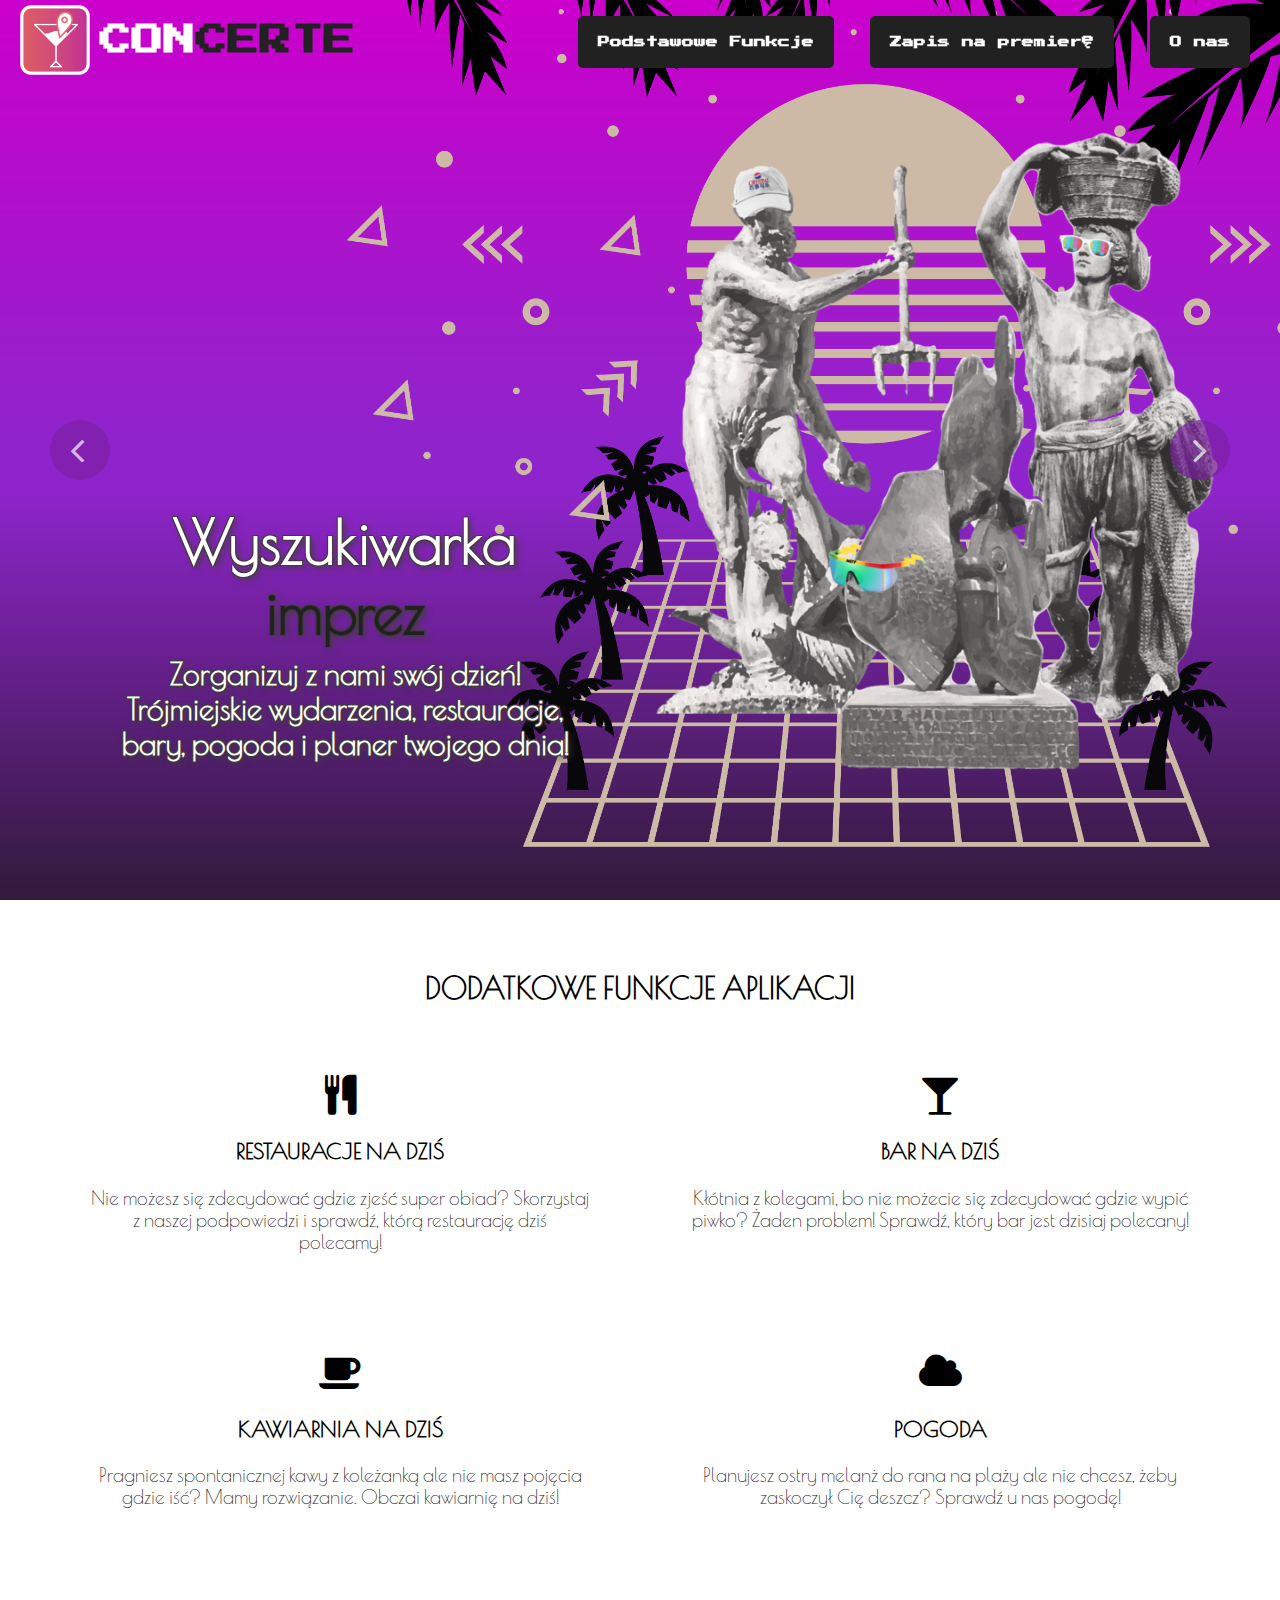
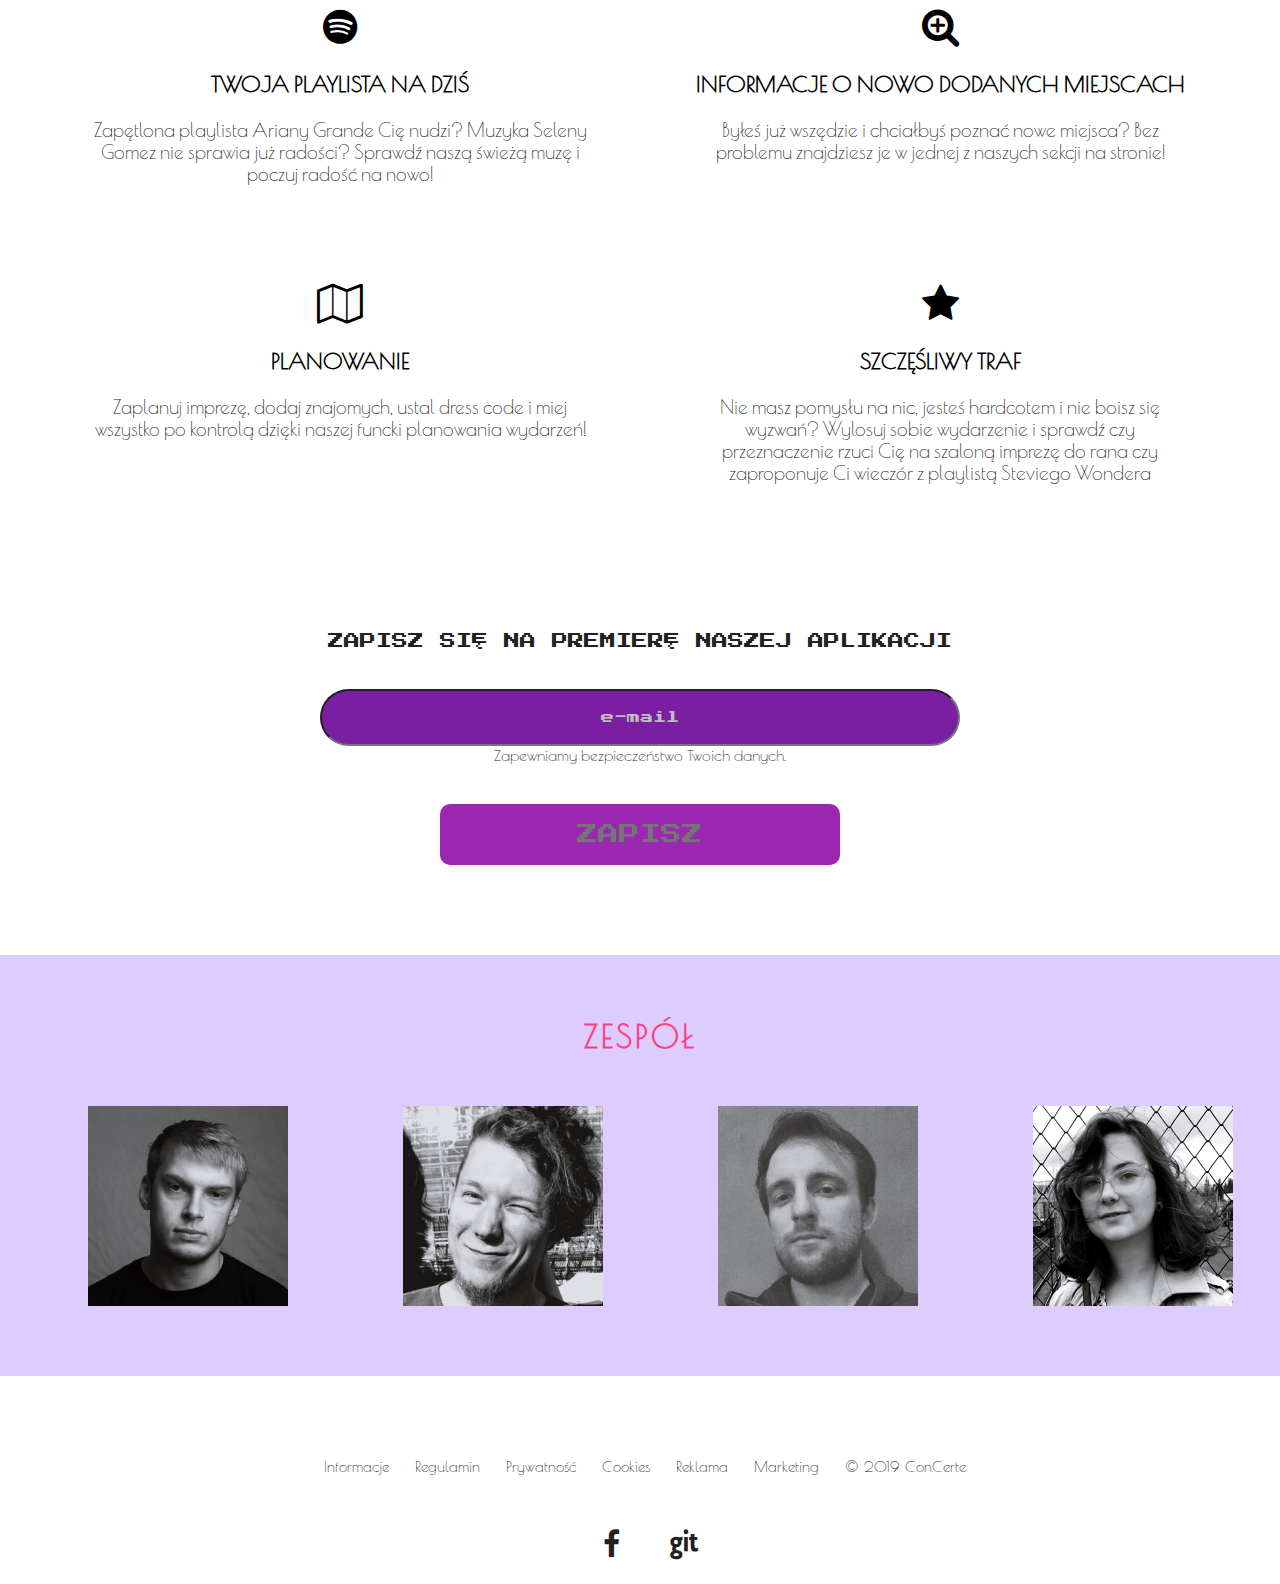
<file: index.html>
<!DOCTYPE html>

<html lang="en">
  <head>
    <meta charset="UTF-8" />
    <meta name="viewport" content="width=device-width, initial-scale=1.0" />
    <meta http-equiv="X-UA-Compatible" content="ie=edge" />
    <link rel="shortcut icon" href="img/favicon.ico" type="image/x-icon" />
    <link
      href="https://stackpath.bootstrapcdn.com/font-awesome/4.7.0/css/font-awesome.min.css"
      rel="stylesheet"
      integrity="sha384-wvfXpqpZZVQGK6TAh5PVlGOfQNHSoD2xbE+QkPxCAFlNEevoEH3Sl0sibVcOQVnN"
      crossorigin="anonymous"/>
      <link href="https://fonts.googleapis.com/css?family=Poiret+One&display=swap&subset=latin-ext" rel="stylesheet">   
      <link href="https://fonts.googleapis.com/css?family=Press+Start+2P|Share+Tech+Mono&display=swap&subset=latin-ext" rel="stylesheet"/>
    <link
      href="https://fonts.googleapis.com/css?family=Roboto&display=swap"
      rel="stylesheet"
    />
    <link rel="stylesheet" href="./css/style.css" />
    <link rel="stylesheet" href="./css/nav.css" />
    <link rel="stylesheet" href="./css/team.css " />
    <link rel="stylesheet" href="./css/footer.css" />
    <link rel="stylesheet" href="./css/details.css" />
    <link rel="stylesheet" href="./css/premiere.css" />
    <link rel="stylesheet" href="./css/scroll.css" />
    <link rel="stylesheet" href="./css/slider.css" />
    <link rel="stylesheet" href="./css/cookie.css" />
    <link rel="stylesheet" href="./css/animated.css" />
    <link rel="stylesheet" href="./css/calculator.css" />
    <title>CONCERTE</title>
  </head>

  <body>
    <header class="navigation">
      <div class="navigation__item">
        <img
          class="navigation__logo"
          src="./img/logoconcerte2.png"
          alt="logoconcerte"
        />
        <h1 class="navigation__text">CON<span class="hero__certe">CERTE</span></h1>
      </div>
      <div class="navigation__links">
        <a id="link1" class="navigation__link" href="#functions">Podstawowe Funkcje</a>
        <a id="link2" class="navigation__link" href="#premier">Zapis na premierę</a>
        <a id="link3" class="navigation__link" href="#about">O nas</a>
      </div>
      <div id="navigation__button">
        <div class="navigation__bar bar1"></div>
        <div class="navigation__bar bar2"></div>
        <div class="navigation__bar bar3"></div>
      </div>
    </header>

    <main class="container">
      
      <section class="hero" id="hero-section">
        <div class="hero__holder">
          <div class="hero__slider" style="transform: translateX(0%);">
            <div class="hero__item" style="transform: translateX(0%);">
              <div class="hero__text">
                <h1>Wyszukiwarka <span class="hero__certe">imprez</span></h1>
                <p>
                  Zorganizuj z nami swój dzień! Trójmiejskie wydarzenia,
                  restauracje, bary, pogoda i planer twojego dnia!
                </p>
              </div>
              <div class="hero__image">
                <img src="./img/greece3_720.png" alt="" />
              </div>
            </div>
            <div class="hero__item" style="transform: translateX(100%);">
              <div class="hero__text">
                <h1>Wylicz<span class="hero__certe"> koszt imprezy</span></h1>
                <p>
                  Podaj liczbę osób, zaznacz czy jesteś studentem a nasz 
                  kalkulator wyliczy Ci przysługującą zniżkę oraz poda kwotę imprezy.                    
                </p>
              </div>
              <div class="hero__image">
                <div class = "calculator__button">
                    <img class="ryby" src="./img/ryby.png" alt="" />
                  <button id="calcButton">KALKULATOR</button>
                  <img class="ryby" src="./img/ryby-rev.png" alt="" />
                  </div>
              </div>
            </div>
            <div class="hero__item" style="transform: translateX(200%);">
              <div class="hero__text">
                <h1>Dodawanie <span class="hero__certe">komentarzy</span></h1>
                <p>
                  Dodaj opinię jeśli lubisz wyrażać opinię. Jeśli nie to nie.
                </p>
              </div>
              <div class="hero__image">
                <img src="./img/rybak.png" alt="" />
              </div>
            </div>
            <div class="hero__item" style="transform: translateX(300%);">
              <div class="hero__text">
                <h1>Dodawanie <span class="hero__certe">ocen</span></h1>
                <p>
                 A tu oto można sobie pooceniać wszystko, jakby nasza opinia miała znaczenie dla wszechświata.
                </p>
              </div>
              <div class="hero__image">
                <img src="./img/slideNeptun.png" alt="" />
              </div>
            </div>
          </div>
        </div>
        <div class="left__button">
            <i class="fa fa-angle-left"></i>
        </div>
        <div class="right__button">
          <i class="fa fa-angle-right"></i>
        </div>
      </section>

      <section id="functions" class="details section--full">
        <h2 class="details__title">DODATKOWE FUNKCJE APLIKACJI</h2>
        <div class="details__all">
          <div class="details__box">
            <i class="fa fa-cutlery"></i>
            <h3>RESTAURACJE NA DZIŚ</h3>
            <p>
              Nie możesz się zdecydować gdzie zjeść super obiad? Skorzystaj z
              naszej podpowiedzi i sprawdź, którą restaurację dziś polecamy!
            </p>
          </div>
          <div class="details__box">
            <i class="fa fa-glass"></i>
            <h3>BAR NA DZIŚ</h3>
            <p>
              Kłótnia z kolegami, bo nie możecie się zdecydować gdzie wypić
              piwko? Żaden problem! Sprawdź, który bar jest dzisiaj polecany!
            </p>
          </div>
          <div class="details__box">
            <i class="fa fa-coffee"></i>
            <h3>KAWIARNIA NA DZIŚ</h3>
            <p>
              Pragniesz spontanicznej kawy z koleżanką ale nie masz pojęcia
              gdzie iść? Mamy rozwiązanie. Obczai kawiarnię na dziś!
            </p>
          </div>
          <div class="details__box">
            <i class="fa fa-cloud"></i>
            <h3>POGODA</h3>
            <p>
              Planujesz ostry melanż do rana na plaży ale nie chcesz, żeby
              zaskoczył Cię deszcz? Sprawdź u nas pogodę!
            </p>
          </div>
          <div class="details__box">
            <i class="fa fa-spotify"></i>
            <h3>TWOJA PLAYLISTA NA DZIŚ</h3>
            <p>
              Zapętlona playlista Ariany Grande Cię nudzi? Muzyka Seleny Gomez
              nie sprawia już radości? Sprawdź naszą świeżą muzę i poczuj radość
              na nowo!
            </p>
          </div>
          <div class="details__box">
            <i class="fa fa-search-plus"></i>
            <h3>INFORMACJE O NOWO DODANYCH MIEJSCACH</h3>
            <p>
              Byłeś już wszędzie i chciałbyś poznać nowe miejsca? Bez problemu
              znajdziesz je w jednej z naszych sekcji na stronie!
            </p>
          </div>
          <div class="details__box">
            <i class="fa fa-map-o"></i>
            <h3>PLANOWANIE</h3>
            <p>
              Zaplanuj imprezę, dodaj znajomych, ustal dress code i miej wszystko
              po kontrolą dzięki naszej funcki planowania wydarzeń!
            </p>
          </div>
          <div class="details__box">
            <i class="fa fa-star"></i>
            <h3>SZCZĘŚLIWY TRAF</h3>
            <p>
              Nie masz pomysłu na nic, jesteś hardcotem i nie boisz się wyzwań?
              Wylosuj sobie wydarzenie i sprawdź czy przeznaczenie rzuci Cię na
              szaloną imprezę do rana czy zaproponuje Ci wieczór z playlistą
              Steviego Wondera
            </p>
          </div>
        </div>
      </section>

      <section class="premiere section--full" id="premier">
        <form class="premiere__form">
          <label for="email">ZAPISZ SIĘ NA PREMIERĘ NASZEJ APLIKACJI</label>
          <input
            class="premiere__inputbox"
            type="email"
            name="email"
            id="email"
            placeholder="e-mail"
            required
          />
          <div class="premiere__info">
            <p>Zapewniamy bezpieczeństwo Twoich danych.</p>
          </div>
          <button id="submit" class="button"><span>ZAPISZ</span></button>
        </form>
      </section>

    </section>

    <section class="m-wrapper" id="about">
      <div class="m-header">
        <h1>ZESPÓŁ</h1>
      </div>
      <div class="cards">
        <div class="card__holder">
          <div class="card middle">
            <div class="front">
              <img src="./img/Mateusz.jpg" alt="Mateusz">
            </div>
            <div class="back hidden">
              <div class="back-content middle">
                <h3>Mateusz Rostkowski</h3>
                <div class="sm">
                  <a href="https://github.com/MateuszRostkowski" target="_blank"><i class="fa fa-github"></i></a>
                  <a href="https://www.linkedin.com/in/mateusz-rostkowski/" target="_blank"><i class="fa fa-linkedin"></i></a>
                </div>
              </div>
            </div>
          </div>
        </div>
        <div class="card__holder">
          <div class="card middle">
            <div class="front">
              <img src="./img/Robert .jpg" alt="Robert">
            </div>
            <div class="back hidden">
              <div class="back-content middle">
                <h3>Robert Gancarczyk</h3>
                <div class="sm">
                  <a href="https://github.com/55rho" target="_blank"><i class="fa fa-github"></i></a>
                  <a href="https://www.linkedin.com/in/robert-gancarczyk/" target="_blank"><i class="fa fa-linkedin"></i></a>
                </div>
              </div>
            </div>
          </div>
        </div>
        <div class="card__holder">
          <div class="card middle">
            <div class="front">
              <img src="./img/Michal.jpg" alt="Michał">
            </div>
            <div class="back hidden">
              <div class="back-content middle">
                <h3>Michał Zarzycki</h3>
                <div class="sm">
                  <a href="https://github.com/michalpzarzycki" target="_blank"><i class="fa fa-github"></i></a>
                  <a href="https://www.linkedin.com/in/michal-piotr-zarzycki/" target="_blank"><i class="fa fa-linkedin"></i></a>
                </div>
              </div>
            </div>
          </div>
        </div>
        <div class="card__holder">
          <div class="card middle">
            <div class="front">
              <img src="./img/Maria.png" alt="Maria">
            </div>
            <div class="back hidden">
              <div class="back-content middle">
                <h3>Maria Romańczyk</h3>
                <div class="sm">
                  <a href="https://github.com/maria-roma" target="_blank"><i class="fa fa-github"></i></a>
                  <a href="https://www.linkedin.com/in/maria-romanczyk/" target="_blank"><i class="fa fa-linkedin"></i></a>
                </div>
              </div>
            </div>
          </div>
        </div>
      </section>

      <button id="scrollToTop" class="scrollButton" title="Przewiń na górę">
        <a>
          <i class="fa fa-angle-up icon"></i>
        </a>
      </button>
   
      <div id="calculator" class="popup" style="display: none;">
          <span class="exitButtonSpan"><button id="exitButton">X</button></span>
        <h1>KALKULATOR CEN IMPREZ</h1>
        <div class="container">
            <p>Liczba osób: <span id="demo">1</span></p>  
            <div class="rangeDiv">
              <input type="range" min="1" max="20" class="slider" value="1" class="slider" id="myRange" oninput="sliderChange()" >
              <label for="range"></label>
            </div>
              <div class="checkboxDiv">
                <input type="checkbox" name="checkbox" id="checkbox" onclick="sliderChange()">
                <label for="checkbox" >JESTEM STUDENTEM</label>
              </div>  
               
               <p>CENA PODSTAWOWA : 200zł</p>
               <p>Zniżka: <span id="discount"></span></p>
               <p>Cena po zniżce: <span id="cena"></span></p>  
        </div>
      </div>

      <div class="emailInfo"></div>

      <footer class="footer">
        <ul>
          <li><a href="url">Informacje</a></li>
          <li><a href="url">Regulamin</a></li>
          <li><a href="url">Prywatność</a></li>
          <li><a href="url">Cookies</a></li>
          <li><a href="url">Reklama</a></li>
          <li><a href="url">Marketing</a></li>
          <li>© 2019 ConCerte</li>
        </ul>

        <a href="#facebook"><i class="fa fa-facebook footer__icon"></i></a>
        <a href="https://github.com/infoshareacademy/jfdd13-frontczewscy"
          ><i class="fa fa-git footer__icon"></i
        ></a>
      </footer>
    </main>
 
    <div id="cookie">
        <h6>Ta strona wykorzystuje pliki cookie</h6>
        <p>Używamy informacji zapisanych za pomocą plików cookies w celu zapewnienia 
            maksymalnej wygody w korzystaniu z naszego serwisu. Mogą też korzystać z 
            nich współpracujące z nami firmy badawcze oraz reklamowe. Jeżeli wyrażasz 
            zgodę na zapisywanie informacji zawartej w cookies kliknij na &bdquo;x&rdquo; 
            w prawym górnym rogu tej informacji. Jeśli nie wyrażasz zgody, ustawienia 
            dotyczące plików cookies możesz zmienić w swojej przeglądarce. <a target="_blank" href="./polityka.html"> Czytaj więcej...</a></p>
        <button id="but">X</button>
      </div>
      <script src="./js/calculator.js"></script>
    <script src="./js/nav.js"></script>
    <script src="./js/slider.js"></script>
    <script src="./js/cookie.js"></script>
    <script src="./js/teamCards.js"></script>
    <script src="./js/email.js"></script>
  </body>
</html>
</file>
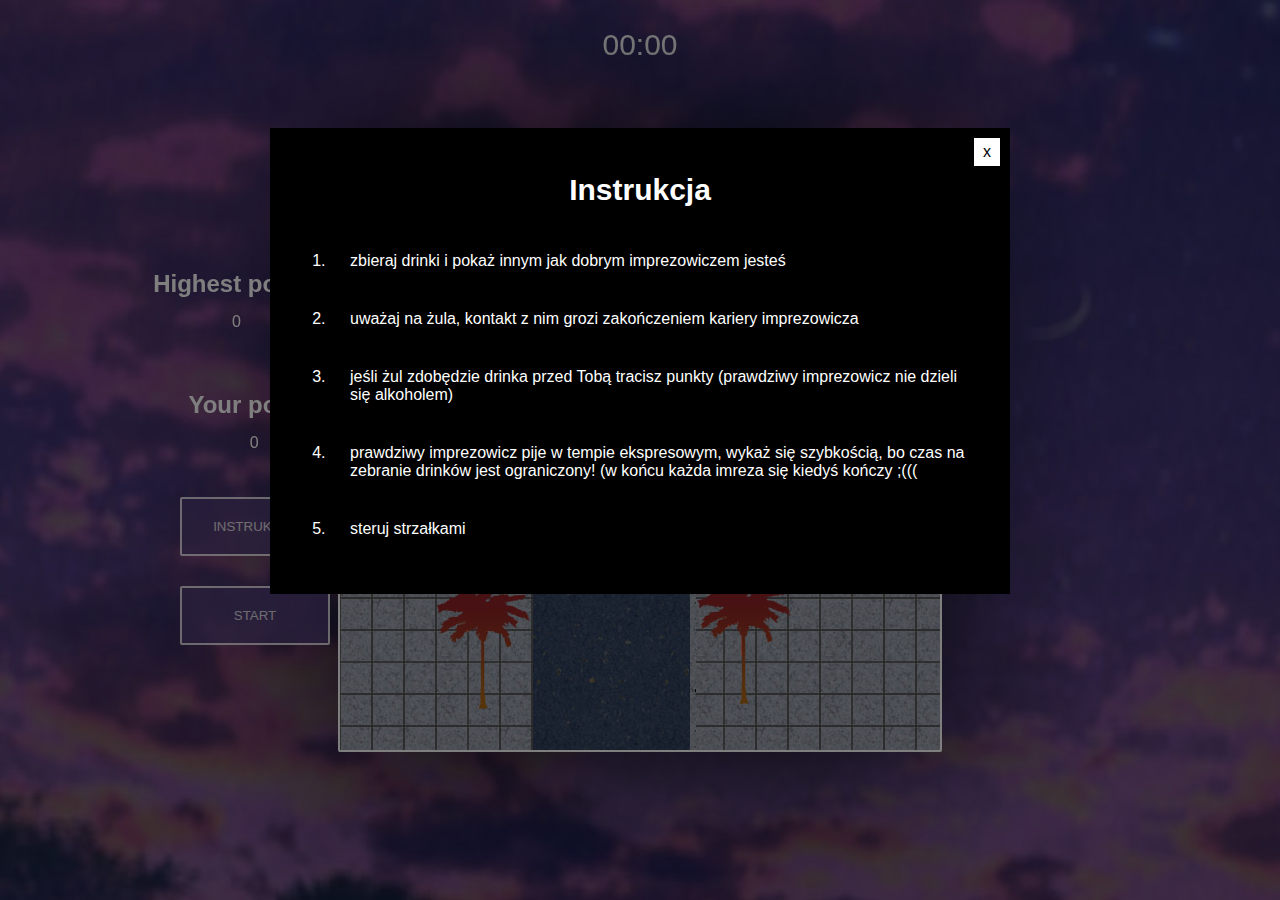
<file: game.html>
<!DOCTYPE html>
<html lang="en">

<head>
  <meta charset="UTF-8" />
  <meta name="viewport" content="width=device-width, initial-scale=1.0" />
  <meta http-equiv="X-UA-Compatible" content="ie=edge" />
  <title>DRINKING GAME</title>
  <link rel="shortcut icon" href="img/favicon.ico" type="image/x-icon" />
  <link rel="stylesheet" href="./gameFiles/css/game.css" />
</head>

<body>

  <div id="end-game" class="hidden">
  </div>

  <div class="popup-wrapper">
    <div class="popup">
      <div class="popup-close">x</div>
      <div class="popup-content">
        <h2>instrukcja</h2>

        <ol class="instList">
          <li>zbieraj drinki i pokaż innym jak dobrym imprezowiczem jesteś</li>
          <li>uważaj na żula, kontakt z nim grozi zakończeniem kariery imprezowicza</li>
          <li>jeśli żul zdobędzie drinka przed Tobą tracisz punkty (prawdziwy imprezowicz nie dzieli się alkoholem)</li>
          <li>prawdziwy imprezowicz pije w tempie ekspresowym, wykaż się szybkością, bo czas na zebranie drinków jest
            ograniczony! (w końcu każda imreza się kiedyś kończy ;(((</li>
          <li>steruj strzałkami</li>
        </ol>

      </div>
    </div>
  </div>

  <div id="message-box"></div>
  <div class="timer">00:00</div>

  <div class="board">
    <div id="player" style="top: 300px; left: 300px"></div>
    <div id="enemy1" style="top: 300px; left: 500px"></div>
    <div id="enemy2" style="top: 0px; left: -40px; pointer-events: none; transform: scale(0);"></div>
    <div id="support-board"></div>
    <div class="side-bar">
      <div id="highest-point"></div>
      <div id="points"></div>
      <button class="btnInstr game-button">INSTRUKCJA</button>
      <button class="startButton game-button">START</button>
    </div>
  </div>

  <script src="./gameFiles/js/game.js"></script>
</body>

</html>
</file>
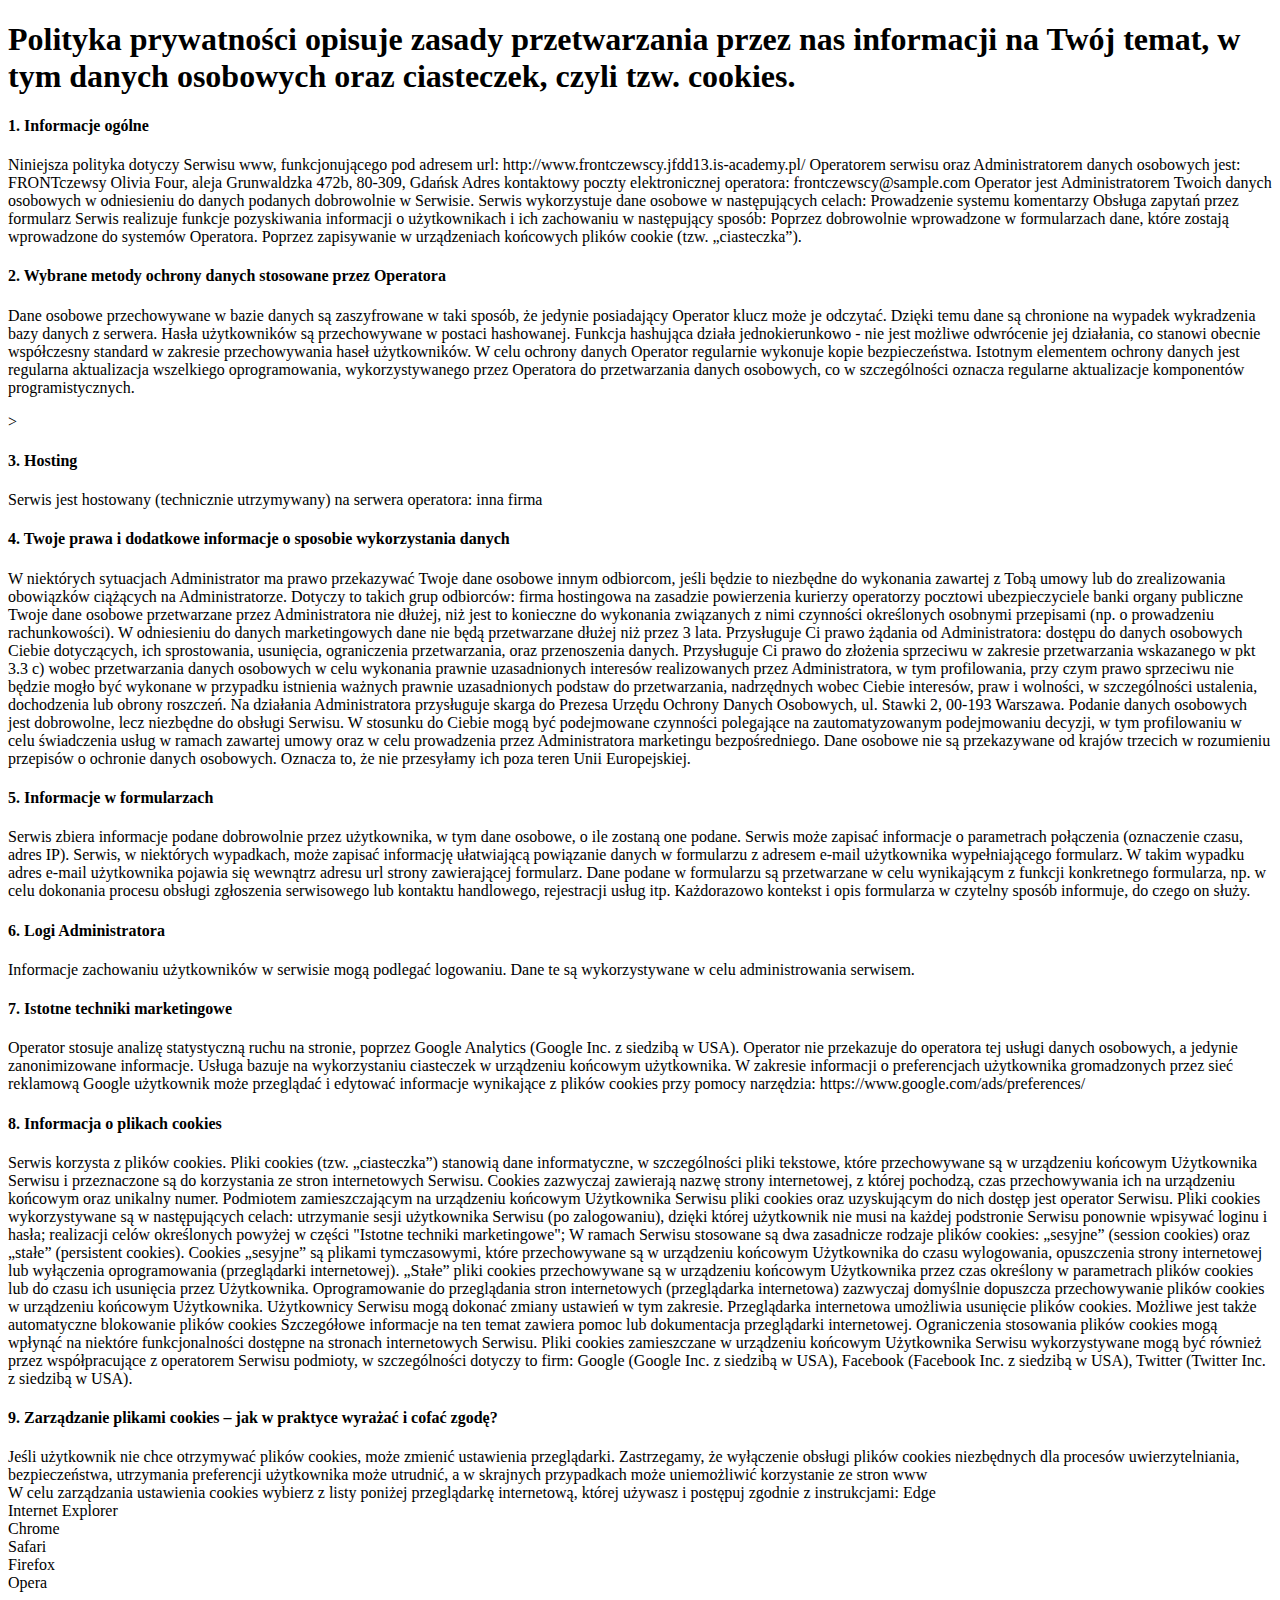
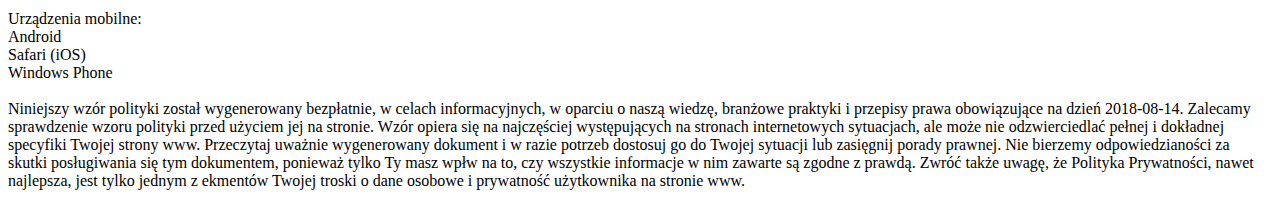
<file: polityka.html>
<!DOCTYPE html>
<html lang="en">
<head>
    <meta charset="UTF-8">
    <meta name="viewport" content="width=device-width, initial-scale=1.0">
    <meta http-equiv="X-UA-Compatible" content="ie=edge">
    <title>CONCERTE | Polityka prywatności</title>
</head>
<body>
    <h1>Polityka prywatności opisuje zasady przetwarzania przez nas informacji na Twój temat, w tym danych osobowych oraz ciasteczek, czyli tzw. cookies.</h1>
    <p><h4>1. Informacje ogólne</h4>
    Niniejsza polityka dotyczy Serwisu www, funkcjonującego pod adresem url: http://www.frontczewscy.jfdd13.is-academy.pl/
    Operatorem serwisu oraz Administratorem danych osobowych jest: FRONTczewsy Olivia Four, aleja Grunwaldzka 472b, 80-309, Gdańsk
    Adres kontaktowy poczty elektronicznej operatora: frontczewscy@sample.com
    Operator jest Administratorem Twoich danych osobowych w odniesieniu do danych podanych dobrowolnie w Serwisie.
    Serwis wykorzystuje dane osobowe w następujących celach:
    Prowadzenie systemu komentarzy
    Obsługa zapytań przez formularz
    Serwis realizuje funkcje pozyskiwania informacji o użytkownikach i ich zachowaniu w następujący sposób:
    Poprzez dobrowolnie wprowadzone w formularzach dane, które zostają wprowadzone do systemów Operatora.
    Poprzez zapisywanie w urządzeniach końcowych plików cookie (tzw. „ciasteczka”).</p>

    <p><h4>2. Wybrane metody ochrony danych stosowane przez Operatora</h4>
    Dane osobowe przechowywane w bazie danych są zaszyfrowane w taki sposób, że jedynie posiadający Operator klucz może je odczytać. Dzięki temu dane są chronione na wypadek wykradzenia bazy danych z serwera.
    Hasła użytkowników są przechowywane w postaci hashowanej. Funkcja hashująca działa jednokierunkowo - nie jest możliwe odwrócenie jej działania, co stanowi obecnie współczesny standard w zakresie przechowywania haseł użytkowników.
    W celu ochrony danych Operator regularnie wykonuje kopie bezpieczeństwa.
    Istotnym elementem ochrony danych jest regularna aktualizacja wszelkiego oprogramowania, wykorzystywanego przez Operatora do przetwarzania danych osobowych, co w szczególności oznacza regularne aktualizacje komponentów programistycznych.</p>>
    <p><h4>3. Hosting</h4>
    Serwis jest hostowany (technicznie utrzymywany) na serwera operatora: inna firma</p>
    <p><h4>4. Twoje prawa i dodatkowe informacje o sposobie wykorzystania danych</h4>
    W niektórych sytuacjach Administrator ma prawo przekazywać Twoje dane osobowe innym odbiorcom, jeśli będzie to niezbędne do wykonania zawartej z Tobą umowy lub do zrealizowania obowiązków ciążących na Administratorze. Dotyczy to takich grup odbiorców:
    firma hostingowa na zasadzie powierzenia
    kurierzy
    operatorzy pocztowi
    ubezpieczyciele
    banki
    organy publiczne
    Twoje dane osobowe przetwarzane przez Administratora nie dłużej, niż jest to konieczne do wykonania związanych z nimi czynności określonych osobnymi przepisami (np. o prowadzeniu rachunkowości). W odniesieniu do danych marketingowych dane nie będą przetwarzane dłużej niż przez 3 lata.
    Przysługuje Ci prawo żądania od Administratora:
    dostępu do danych osobowych Ciebie dotyczących,
    ich sprostowania,
    usunięcia,
    ograniczenia przetwarzania,
    oraz przenoszenia danych.
    Przysługuje Ci prawo do złożenia sprzeciwu w zakresie przetwarzania wskazanego w pkt 3.3 c) wobec przetwarzania danych osobowych w celu wykonania prawnie uzasadnionych interesów realizowanych przez Administratora, w tym profilowania, przy czym prawo sprzeciwu nie będzie mogło być wykonane w przypadku istnienia ważnych prawnie uzasadnionych podstaw do przetwarzania, nadrzędnych wobec Ciebie interesów, praw i wolności, w szczególności ustalenia, dochodzenia lub obrony roszczeń.
    Na działania Administratora przysługuje skarga do Prezesa Urzędu Ochrony Danych Osobowych, ul. Stawki 2, 00-193 Warszawa.
    Podanie danych osobowych jest dobrowolne, lecz niezbędne do obsługi Serwisu.
    W stosunku do Ciebie mogą być podejmowane czynności polegające na zautomatyzowanym podejmowaniu decyzji, w tym profilowaniu w celu świadczenia usług w ramach zawartej umowy oraz w celu prowadzenia przez Administratora marketingu bezpośredniego.
    Dane osobowe nie są przekazywane od krajów trzecich w rozumieniu przepisów o ochronie danych osobowych. Oznacza to, że nie przesyłamy ich poza teren Unii Europejskiej.
    </p>
    <p><h4>5. Informacje w formularzach</h4>
    Serwis zbiera informacje podane dobrowolnie przez użytkownika, w tym dane osobowe, o ile zostaną one podane.
    Serwis może zapisać informacje o parametrach połączenia (oznaczenie czasu, adres IP).
    Serwis, w niektórych wypadkach, może zapisać informację ułatwiającą powiązanie danych w formularzu z adresem e-mail użytkownika wypełniającego formularz. W takim wypadku adres e-mail użytkownika pojawia się wewnątrz adresu url strony zawierającej formularz.
    Dane podane w formularzu są przetwarzane w celu wynikającym z funkcji konkretnego formularza, np. w celu dokonania procesu obsługi zgłoszenia serwisowego lub kontaktu handlowego, rejestracji usług itp. Każdorazowo kontekst i opis formularza w czytelny sposób informuje, do czego on służy.
    </p>
    <p><h4>6. Logi Administratora</h4>
    Informacje zachowaniu użytkowników w serwisie mogą podlegać logowaniu. Dane te są wykorzystywane w celu administrowania serwisem.
    </p>
    <p><h4>7. Istotne techniki marketingowe</h4>
    Operator stosuje analizę statystyczną ruchu na stronie, poprzez Google Analytics (Google Inc. z siedzibą w USA). Operator nie przekazuje do operatora tej usługi danych osobowych, a jedynie zanonimizowane informacje. Usługa bazuje na wykorzystaniu ciasteczek w urządzeniu końcowym użytkownika. W zakresie informacji o preferencjach użytkownika gromadzonych przez sieć reklamową Google użytkownik może przeglądać i edytować informacje wynikające z plików cookies przy pomocy narzędzia: https://www.google.com/ads/preferences/
    </p>
    <p><h4>8. Informacja o plikach cookies</h4>
    Serwis korzysta z plików cookies.
    Pliki cookies (tzw. „ciasteczka”) stanowią dane informatyczne, w szczególności pliki tekstowe, które przechowywane są w urządzeniu końcowym Użytkownika Serwisu i przeznaczone są do korzystania ze stron internetowych Serwisu. Cookies zazwyczaj zawierają nazwę strony internetowej, z której pochodzą, czas przechowywania ich na urządzeniu końcowym oraz unikalny numer.
    Podmiotem zamieszczającym na urządzeniu końcowym Użytkownika Serwisu pliki cookies oraz uzyskującym do nich dostęp jest operator Serwisu.
    Pliki cookies wykorzystywane są w następujących celach:
    utrzymanie sesji użytkownika Serwisu (po zalogowaniu), dzięki której użytkownik nie musi na każdej podstronie Serwisu ponownie wpisywać loginu i hasła;
    realizacji celów określonych powyżej w części "Istotne techniki marketingowe";
    W ramach Serwisu stosowane są dwa zasadnicze rodzaje plików cookies: „sesyjne” (session cookies) oraz „stałe” (persistent cookies). Cookies „sesyjne” są plikami tymczasowymi, które przechowywane są w urządzeniu końcowym Użytkownika do czasu wylogowania, opuszczenia strony internetowej lub wyłączenia oprogramowania (przeglądarki internetowej). „Stałe” pliki cookies przechowywane są w urządzeniu końcowym Użytkownika przez czas określony w parametrach plików cookies lub do czasu ich usunięcia przez Użytkownika.
    Oprogramowanie do przeglądania stron internetowych (przeglądarka internetowa) zazwyczaj domyślnie dopuszcza przechowywanie plików cookies w urządzeniu końcowym Użytkownika. Użytkownicy Serwisu mogą dokonać zmiany ustawień w tym zakresie. Przeglądarka internetowa umożliwia usunięcie plików cookies. Możliwe jest także automatyczne blokowanie plików cookies Szczegółowe informacje na ten temat zawiera pomoc lub dokumentacja przeglądarki internetowej.
    Ograniczenia stosowania plików cookies mogą wpłynąć na niektóre funkcjonalności dostępne na stronach internetowych Serwisu.
    Pliki cookies zamieszczane w urządzeniu końcowym Użytkownika Serwisu wykorzystywane mogą być również przez współpracujące z operatorem Serwisu podmioty, w szczególności dotyczy to firm: Google (Google Inc. z siedzibą w USA), Facebook (Facebook Inc. z siedzibą w USA), Twitter (Twitter Inc. z siedzibą w USA).
    </p>
    <p><h4>9. Zarządzanie plikami cookies – jak w praktyce wyrażać i cofać zgodę?</h4>
    Jeśli użytkownik nie chce otrzymywać plików cookies, może zmienić ustawienia przeglądarki. Zastrzegamy, że wyłączenie obsługi plików cookies niezbędnych dla procesów uwierzytelniania, bezpieczeństwa, utrzymania preferencji użytkownika może utrudnić, a w skrajnych przypadkach może uniemożliwić korzystanie ze stron www<br>
    W celu zarządzania ustawienia cookies wybierz z listy poniżej przeglądarkę internetową, której używasz i postępuj zgodnie z instrukcjami:
    Edge<br>Internet Explorer<br>Chrome<br>Safari<br>Firefox<br>Opera<br><br>Urządzenia mobilne:<br>Android<br>Safari (iOS)<br>Windows Phone<br><br>
    Niniejszy wzór polityki został wygenerowany bezpłatnie, w celach informacyjnych, w oparciu o naszą wiedzę, branżowe praktyki i przepisy prawa obowiązujące na dzień 2018-08-14. Zalecamy sprawdzenie wzoru polityki przed użyciem jej na stronie. Wzór opiera się na najczęściej występujących na stronach internetowych sytuacjach, ale może nie odzwierciedlać pełnej i dokładnej specyfiki Twojej strony www. Przeczytaj uważnie wygenerowany dokument i w razie potrzeb dostosuj go do Twojej sytuacji lub zasięgnij porady prawnej. Nie bierzemy odpowiedzianości za skutki posługiwania się tym dokumentem, ponieważ tylko Ty masz wpłw na to, czy wszystkie informacje w nim zawarte są zgodne z prawdą. Zwróć także uwagę, że Polityka Prywatności, nawet najlepsza, jest tylko jednym z ekmentów Twojej troski o dane osobowe i prywatność użytkownika na stronie www.
    </p>

</body>
</html>
</file>
<file: css/style.css>
:root {
  --dark-primary-color: #7b1fa2;
  --light-primary-color: #e1bee7;
  --primary-color: #9c27b0;
  --text-icons: #ffffff;
  --accent-color: #ff4081;
  --primary-text: #212121;
  --secondary-text: #757575;
  --divider-color: #bdbdbd;
}
* {
  box-sizing: border-box;
}

html {
  scroll-behavior: smooth;
  overflow-x: hidden;
}

body {
  font-family: 'Poiret One', cursive;
  margin: 0;
  width: 100%;
  
}
.container {
  justify-content: center;
  width: 100%;
  text-align: center;
}

.link {
  color: inherit;
}

.exitBtn {
  position: absolute;
  top: 10px;
  right: 10px;
  cursor: pointer;
}

.hero {
  width: 100%;
  height: 100vh;
}

.hero__holder {
  width: 100%;
  height: 100%;
  overflow: hidden;
}
.hero__slider {
  width: 100%;
  height: 100%;
}

.hero__item {
  position: absolute;
  top: 0;
  left: 0;
  width: 100%;
  height: 100vh;
  display: flex;
  justify-content: center;
  align-items: center;
  padding: 50px;
}

.hero__slider {
  transition: 1s;
}

.hero:before,
.hero:after {
  content: "";
  display: block;
  position: absolute;
  top: 0;
  left: 0;
  width: 100%;
  height: 100vh;
}

.hero:before {
  background: black;
  opacity: 0.2;
  z-index: -1;
}

.hero:after {
  background: url(../img/background2.png);
  background-repeat: no-repeat;
  background-size: cover;
  background-position: 80% 100%;
  background-clip: padding-box;
  z-index: -2;
}

.hero__text {
  width: 50%;
  height: 100vh;
  display: flex;
  align-items: center;
  justify-content: flex-end;
  margin-bottom: 150px;
  flex-direction: column;
  color: var(--text-icons);
  font-size: 30px;
  padding: 5vmax;
  text-shadow: 3px 3px 6px rgb(65, 61, 61), -1px -1px 0 rgb(65, 61, 61),
    1px -1px 0 rgb(65, 61, 61), -1px 1px 0 rgb(65, 61, 61),
    1px 1px 0 rgb(65, 61, 61);
}
.hero__certe {
  color: var(--primary-text);
}
.hero__text h1 {
  margin: 10px 0;
}
.hero__text p {
  font-weight: bold;
  margin: 0;
  color: var(--text-icons);
}
.hero__image {
  width: 50%;
  height: 80%;
  display: flex;
  align-items: center;
  justify-content: center;
}
.hero__image img {
  width: 100%;
  height: 100%;
  object-fit: contain;
}

@media (max-width: 1000px) {

  .hero__item {
    flex-direction: column;
    padding: 5px;
    text-align: center;
  }
  .hero__text,
  .hero__image {
    width: 100%;
    height: 500px;
  }
  .hero {
    flex-direction: column;
    padding: 5px;
    text-align: center;
  }
  .hero__text,
  .hero__image {
    width: 100%;
  }
  .hero__text {
    height: 60%;
    margin: 0;
    font-size: 30px;
    padding: 40px 40px 20px;
    align-items: center;
    justify-content: center;
  }
  .hero__text h1 {
    font-size: 28px;
  }
  .hero__text p {
    font-size: 20px;
  }
  .hero__image {
    height: 40%;
  }
  .hero__image img {
    width: auto;
    height: 100%;
    margin-bottom: 30px;
  }
  .hero:before {
    opacity: 0.5;
  }
}

@media (max-width: 600px) {
  .hero__text h1 {
    font-size: 24px;
  }
  .hero__text p {
    font-size: 18px;
  }
}

@media (max-width: 340px) {
  .hero__text h1 {
    font-size: 25px;
  }
  .hero__text p {
    font-size: 18px;
  }
}
</file>
<file: css/nav.css>
#navigation__button {
    display: inline-block;
    cursor: pointer;
}

.change .bar1 {
    -webkit-transform: rotate(-45deg) translate(-9px, 6px);
    transform: rotate(-45deg) translate(-8px, 6px);
}

.change .bar2 {
    opacity: 0;
}

.change .bar3 {
    -webkit-transform: rotate(45deg) translate(-8px, -8px);
    transform: rotate(45deg) translate(-8px, -8px);
}

.navigation {
    width: 100%;
    top: 0;
    left: 0;
    display: flex;
    position: fixed;
    justify-content: space-between;
    align-items: center;
    padding: 5px 20px;
    font-family: 'Press Start 2P', cursive;
    z-index: 9;
}

.navigation__bar {
    width: 35px;
    height: 5px;
    background-color: var(--text-icons);
    margin: 6px 0;
    transition: 0.4s;
}
.navigation__item {
    display: flex;
    align-items: center;
}

.navigation__logo {
    width: 70px;
    height: 70px;
}

.navigation__text {
    margin: 0 10px;
    color: var(--text-icons);
}

.navigation-transparent::after, .navigation-colored::after {
    position: absolute;
    content: "";
    width: 100%;
    height: 100%;
    transition: 0.5s ease;
    z-index: -1;
    top: 0;
    left: 0;
}

.navigation-transparent::after {
    background-color: transparent;
    top: -250px;
}

.navigation-colored::after {
    background-color: var(--dark-primary-color);
}

#navigation__button {
    position: absolute;
    top: 18px;
    right: 18px;
    display: none;
}

.navigation__left {
    display: flex;
    width: 100%;
    align-items: center;
    justify-content: space-between;
}

.navigation__links {
    display: inline;
}

.navigation__link {
    color: var(--text-icons);
    text-decoration: none;
    margin: 0 10px;
    text-align: center;
    font-weight: bold;
    background: #212121;
    padding: 20px 40px;
    border-radius: 5px;
    font-size: 13px;
}
.navigation__link.hightlight {
    background-color:#bd3161;
}

.navigation__right {
    display: none;
}

@media (max-width: 1300px) {
    .navigation__link {
        padding: 20px;
        font-size: 12px
    }
}

@media (max-width: 1150px) {
    .navigation__link {
        font-size: 11px;
    }
}

@media (max-width: 1050px) {
    .navigation__link {
        font-size: 10px;
        padding: 15px 5px;
    }
}

@media (max-width: 920px) {
    .navigation {
        width: 100%;
        top: 0;
        position: fixed;
        flex-direction: column;
        align-items: flex-start;
    }
    .navigation__logo {
        width: 60px;
        height: 60px;
    }
    .navigation__text {
        font-size: 1.5em;
    }
    .navigation__link {
        margin: 0;
        font-size: 10px;
    }
    .navigation__left {
        justify-content: flex-start;
        flex-direction: column;
    }
    #navigation__button {
        display: block;
    }
    .navigation__links {
        position: absolute;
        top: 0;
        left: 0;
        transform: translateY(-180px);
        transition: 0.5s ease;
        display: flex;
        flex-direction: column;
        align-items: flex-start;
        background-color: var(--dark-primary-color);
        z-index: -1;
        width: 100%;
    }
    .navigation__links.responsive {
        transform: translateY(69px);
    }
    .navigation__link {
        padding: 20px;
        background-color: transparent;

    }
    .navigation__right {
        display: inline;
    }
}

@media (max-width: 500px) {
    .navigation__text {
        font-size: 1em;
    }
}
</file>
<file: css/team.css>
.m-wrapper{
    width: 100%;
    background-color: #DDCCFF;
    display: flex;
    flex-direction: column;
    padding: 40px 10px;
}
.m-header{    
    width: 100%;
    height: 20%;
    color:  var(--accent-color);
    display: flex;
    justify-content: center;
    align-items: center;
}
.m-header>h1{
    align-self: center;
    letter-spacing: 3px;
}
/* ----------------------divy do divów z nami------------------ */
.m-content{
    width: 100%;
    height: 40vh;
    display: flex;
    justify-content: center;
    align-items: center;
    flex-direction: row;
}
.team{
    width: 50%;
    height: auto;
    display: flex;
    flex-direction: row;
    justify-content: center;
    align-items: center;
}
/* -------------------------divy z nami---------------------- */
.card{
    width: 50%;
    display: flex;
    flex-flow: column;
    justify-content: center;
    align-items: center;
    margin: 0px 20px;
}
/* divy z jpgami */
.m-span{
    max-width: 307.75px;
    max-height: 158.91px;
    margin: 20px;
}
.m-span>img{
    max-width: 138.48px;
    max-height: 216.38px;
    border: 7px outset var(--secondary-text);
    border-radius: 50%;
}
/* divy z danymi do jpgów */
.m-data{ 
    max-width: 307.75px;
    width: 100%;
    max-height: 158.91px;
    display: flex;
    justify-content: center;
    flex-direction: column;
}
.m-data>h3{
    align-self: center;
    color: var(--secondary-text);
}
.m-socials{
    align-self: center;
    margin-bottom: 10px;
}
.m-socials>a{
    color: var(--dark-primary-color);
    padding: 10px;
}
/* ------------------------------------------------------*/
.m-button {   
    border-radius: 10px;
    outline: 0;
    display: inline-block;
    padding: 8px;
    color: var(--secondary-text);
    background-color: var(--text-icons);
    text-align: center;
    cursor: pointer;
    width: 100%;
  } 
  .m-button:hover {
    background-color: var(--dark-primary-color);
    color: var(--light-primary-color);
    border: 2px inset  var(--secondary-text);
  }
  .m-usericon{
      display: none;
  }

/* ======================================================================= */
@media (max-width: 1000px){
    .m-content{
        flex-direction: column;
        height: 80%;
    }
    .team{
        width: 100%;
    }
}
@media (max-width: 500px){
    .m-wrapper{
        height: auto;
    }
    .m-content{
        flex-direction: column; 
        height: auto;   
    }
    .team{
        flex-direction: column;
    }
    .card{
        width: 100%;
        margin: 10px;
    }
    .m-span{
        max-width: 153px;
        max-height: 75px;
        margin-bottom: 10px;
    }
    .m-span>img{
        max-width: 66px;
        max-height: 108px;
        transform: scale(1.5);
        
    }
    .m-data{ 
        max-width: 307.75px;
        max-height: 80vh;
        display: flex;
        justify-content: center;
        flex-direction: column;
    }
    .m-button{
        display: none;
    }
    .m-socials{
        display: flex;
        flex-wrap: nowrap;
        flex-direction: row;
    }
    .m-usericon{
        display: inline;
    }
}
</file>
<file: css/footer.css>
.footer {
    margin: 80px 5px 5px;
    word-spacing: 3px;
    text-align: center;
    justify-content: center;
    width: 100%;
    line-height: 1.5;
}

.footer ul{
    list-style: none;
    margin: 30px;
    padding: 0;
    font-size: 15px;
    color: var(--primary-text);
    
}

.footer li{
    display: inline-block;
    padding: 0 10px;
}


.footer__icon {
    padding: 20px;
    font-size: 30px;
    width: 60px;
    text-align: center;
    text-decoration: none;
    
  }

  a {
    color: var(--primary-text);
    text-decoration: none;
    font-size: 15px;
  }
</file>
<file: css/details.css>
.details {
  width: 100%;
}

.details__all {
  display: flex;
  flex-direction: row;
  flex-wrap: wrap;
  margin: 0 auto;
  max-width: 1200px;
  width: 100%;
}

.details__box {
  font-size: 1.2em;
  width: 50%;
  text-align: center;
  padding: 40px 50px;
  font-weight: 100;
}

.details__box i {
  font-size: 40px;
  
}

.details__box p {
  color: var(--primary-text);
}

.details__title {
  text-align: center;  
  font-size: 30px;
  padding: 70px 0px 30px;
  margin: 0;
}

.details img {
  width: 100%;
  height: 500px;
}

@media(max-width: 1200px) {
  .details__box {
    padding: 20px 50px;
  }
}

@media (max-width: 800px) {
  .details__alls {
    flex-direction: column;
  }
  .details__box {
    width: 100%;
    padding: 20px 40px;
  }
}
</file>
<file: css/premiere.css>
@import url("https://fonts.googleapis.com/css?family=Press+Start+2P%7CShare+Tech+Mono&display=swap&subset=latin-ext");

.button {
  background-color: var(--primary-color);
  border: none;
  color: var(--secondary-text);
  text-align: center;
  font-size: 1.3em;
  padding: 20px 40px;
  max-width: 400px;
  width: 100%;
  transition: all 0.5s;
  cursor: pointer;
  margin: 40px 0px;
  border-radius: 10px;
  display: flex;
  align-items: center;
  justify-content: center;
}

.button span {
  cursor: pointer;
  display: inline-block;
  position: relative;
  transition: 0.5s;
  font-family: "Press Start 2P", cursive;
}

.button span:after {
  font-family: "FontAwesome";
  content: "\f1d8";
  position: absolute;
  opacity: 0;
  top: 0px;
  right: 50px;
  transition: 0.2s;
}

.button:hover span {
  padding-right: 50px;
  color: var(--divider-color);
}

.button:hover span:after {
  opacity: 1;
  right: 0;
  color: var(--divider-color);
}

.premiere__inputbox {
  width: 50vw;
  padding: 20px;
  text-align: center;
  font-family: "Press Start 2P", cursive;
  color: var(--text-icons);;
}
::placeholder {
  color: var(--divider-color);
}
.premiere__inputbox:focus {
  outline: none;
}

.premiere__form label {
  width: 75vw;
  padding: 40px;
  text-align: center;
  font-family: "Press Start 2P", cursive;
}

.premiere {
  display: flex;
  flex-direction: column;
  align-items: center;
  justify-content: center;
  color: var(--primary-text)
}

.premiere__form {
  display:flex;
  flex-direction: column;
  align-items: center;
  width: 100%;
  padding: 50px 0;
  
}

.premiere__button {

  background-color: var(--dark-primary-color);
  padding: 20px 10px;
  border-radius: 20px;
  border: 4px solid var(--primary-color);
 

}
.premiere__button:hover {

  background-color:var(--primary-color);
  color: var(--dark-primary-color);
  border: 4px solid var(--dark-primary-color);
 transition: all 0.5s ease 0s;
}
.premiere__inputbox{
  background-color: var(--dark-primary-color);
  border-radius:50px;


}
.premiere__info {
  text-align: center;
}
.premiere__info p {
  margin: 0;
}

@media (max-width: 800px) {
  .premiere__inputbox {
    width: 85vw;
  }
}
</file>
<file: css/scroll.css>
.scrollButton {
    display: block;
    position: fixed;
    bottom: 20px;
    right: 30px;
    z-index: 99;
    border: none;
    outline: none;
    background-color: var(--dark-primary-color);
    color: var(--text-icons);
    cursor: pointer;
    border-radius: 50%;
    padding: 0;
    transition: 0.5s ease-in;
    transform: translateY(100px);
    opacity: 0;
}
.icon {
    width: 60px;
    height: 60px;
    font-size: 50px;
    padding: 5px;
    transform: translateY(-3px);
    color: var(--text-icons);
}
  
.scrollButton:hover {
    background-color: var(--primary-color);
}

.scrollButton.active {
    transform: translateY(0px);
    opacity: 1;
}
</file>
<file: css/slider.css>
.slider__holder {
    overflow: hidden;
}

.slider__images {
    width: 100%;
    position: relative;
    height: 400px;
    transition: 0.5s;
}
.slider__image {
    width: 100%;
    height: 400px;
    top: 0;
    left: 0;
    object-fit: cover;
    position: absolute;
    transition: 0.5s ease-in;
}

.indicators {
    display: flex;
    top: 300px;
    width: 100%;
}
.column {
    width: 25%;
}
.column img {
    width: 100%;
}

.info {
    height: auto;
    display: flex;
    flex-direction: column;
    justify-content: center;
}
.info__title {
  font-size: 30px;
}

.info h2 {
    text-align: center;
    padding: 40px 20px;
    margin: 0;
}

.info__functions {
    display: flex;
    flex-direction: row;
    width: 100%;
    margin-bottom: 50px;
}

.info__row {
    display: flex;
    flex-direction: row;
    width: 50%;
    justify-content: center;
}

.info__element {
    text-align: center;
    width: 50%;
    padding: 30px;
}

.info__element i {
    font-size: 55px;
    color: var(--primary-text);
}

.info__element h3 {
    font-size: 20px;
    margin: 50px 0;
}

.info__element {
    background-color: rgb(133, 93, 93);
    max-width: 100%;
    margin: 30px;
    border-radius: 10px;
    transform: scale(1);
    transition: 0.2s;
}

.info__element:hover {
    cursor: pointer;
}

.info__element h3 {
    font-size: 20px;
    margin: 10px 0;
}


.left__button,
.right__button {
  position: absolute;
  top: 50%;
  width: 60px;
  height: 60px;
  transform: translate(-50%, -50%);
  z-index: 99;
  border: none;
  outline: none;
  color: var(--text-icons);
  cursor: pointer;
  padding: 0;
  transition: 0.5s ease-in;
  background-color: var(--dark-primary-color);
  border-radius: 50%;
  opacity: 0.66;
  z-index: 4;
}
.left__button {
  left: 80px;
}
.right__button {
  right: 20px;
}

.left__button i,
.right__button i {
  top: 0;
  left: 0;
  position: absolute;
  font-size: 40px;
  color: var(--text-icons);
}

.left__button i::before,
.right__button i::before {
  position: absolute;
  top: 13px;
  left: 20px;
  height: 60px;
  width: auto;
  transform: translateY(-3px);
}

.right__button i::before {
  left: 23px;
}

@media (max-width: 1000px) {
    .left__button,
    .right__button {
      top: 40%;
      transform: translate(-50%, -50%) scale(0.7);
    }
  
    .left__button {
      left: 40px;
    }
    .right__button {
      right: -20px;
    }
  
    .left__button i::before,
    .right__button i::before {
      width: auto;
    }
}


@media (max-width: 1000px) {
    .info__functions {
        flex-direction: column;
    }
    .info__row {
        width: 100%;
    }
}

@media (max-width: 600px) {
    .info {
        height: auto;
    }
    
    .info__functions {
        flex-direction: column;
        width: 100%;
    }
    
    .info__row {
        flex-direction: column;
        width: 100%;
    }
    
    .info__element {
        width: auto;
        padding: 10px;
    }
    .ryby{
        display: none;
    }
}
</file>
<file: css/cookie.css>
#cookie{
    margin: 0px;
    padding: 5px;
    position: fixed;
    left: 0px;
    right: 0px;
    bottom: 0px;
    z-index: 100;

    width: 100%;
    background-color: black;
    box-shadow: 0px -17px 65px -4px rgba(0,0,0,0.75);
    display: none;
}
#cookie>p{
    color: #fff;
    font-size: 12px;
    margin: 20px;
}
#cookie>h6{
    font-weight: bold;
    font-size: 16px;    
    color: #fff;
    margin: 20px;
    
}
#but{
    position: absolute;
    top: 10px;
    right: 15px;
    border: 5px solid #7B1FA2;
    background-color: #FF4081;
    color: #fff;
    cursor: pointer;
}
#cookie>p>a{
    color: rgb(233, 177, 177);
    border-bottom: solid 1px;
    font-size: 12px;
    margin-left: 5px;
}
</file>
<file: css/calculator.css>
#exitButton {
    background-color: white;
    color: #212121;
    border: none;
    font-size: 15px;
}

.exitButtonSpan {
    display: flex;
  justify-content: flex-end;


}
.popup {
    position: fixed;
    top:50%;
    left:50%;
    max-width: 800px;
    background-color: #212121;
    font-weight: bold;
    color: var(--text-icons);
    font-family: 'Press Start 2P', cursive;
    padding:30px;
    transform: translate(-50%, -50%);  
    -webkit-box-shadow: -4px 10px 23px 0px rgba(0,0,0,0.75);
    -moz-box-shadow: -4px 10px 23px 0px rgba(0,0,0,0.75);
    box-shadow: -4px 10px 23px 0px rgba(0,0,0,0.75); 
}
.popup p {
    padding: 10px;
}

.calculator__button {
    margin-top: 30px;
    display: flex;
    justify-content: center;
    align-items: center;
}

#calcButton {
    
    background-color: #523f79;
    padding: 20px 10px;
    border-radius: 20px;
    border: 2px solid #fff;
    font-weight: bold;
    color: #fff;
    cursor: pointer;

}

#calcButton:hover {
    background-color:var(--primary-color);
    border: 4px solid var(--dark-primary-color);
    transition: all 0.5s ease 0s;
 
}

.slider{
    margin: 20px;
    width: 80%;
    cursor: pointer;

}
</file>
<file: gameFiles/css/game.css>
@keyframes expand {
  from {
    transform: translate(-50%, 450%) scale(1);
    opacity: 0;
    background: black;
  }
}

@keyframes reduce {
  to {
    transform: translate(-50%, -450%) scale(1);
    opacity: 0;
  }
}

* {
  font-family: Arial, Helvetica, sans-serif;
}

body {
  display: flex;
  flex-direction: column;
  align-items: center;
  justify-content: center;
  width: 100%;
  height: 100vh;
  margin: 0;
  background-image: url(../img/bigBackground.jpg);
  background-repeat: round;
}

.side-bar {
  position: relative;
  display: flex;
  flex-direction: column;
  align-items: flex-end;
  width: 200px;
  left: -200px;
  text-align: center;
  height: 100%;
  justify-content: center;
  color:#fff;
}

.side-bar * {
  margin: 15px 10px;
}

.game-button {
  background-color: #523f79;
  opacity: 80%;
  padding: 20px;
  border: 2px solid #fff;
  border-radius: 2px;
  transition: 0.5s ease;
  width: 150px;
  color: #fff;
}

.game-button:focus {
  outline: none;
}

.game-button:hover {
  background: black;
  color: white;
  border-radius: 15px;
  cursor: pointer;
}

#highest-point {
  width: 187px;
}

.board {
  background-image: url(../img/background.jpg);
  border: 2px solid #fff;
  border-radius: 2px;
  width: 600px;
  height: 600px;
  position: relative;
  align-items: center;
  justify-content: center;
  -webkit-box-shadow: -1px 0px 161px 0px rgba(9,11,15,1);
  -moz-box-shadow: -1px 0px 161px 0px rgba(9,11,15,1);
  box-shadow: -1px 0px 161px 0px rgba(9,11,15,1);

}
.gameTitle,
.timer {
  position: fixed;
  left: 50%;
  top: 5%;
  transform: translate(-50%, -50%);
  align-items: center;
  justify-content: center;
  font-size: 30px;
  color: #fff;
}

#player,
#enemy1, #enemy2 {
  position: absolute;
  width: 30px;
  height: 30px;
  background-size: 100% 100%;
}

#player {
  background-image: url(../img/gameNeptun.png);
}

#enemy1, #enemy2 {
  background-image: url(../img/gameZul.png);
}

#enemy2 {
  transition: transform 1s ease;
}

.drink {
  position: absolute;
  width: 20px;
  height: 20px;
}

.yellow {
  background-image: url(../img/drinkYellow.png);
}

.green {
  background-image: url(../img/drinkGreen.png);
}

#support-board {
  position: absolute;
  width: 100%;
  height: 100%;
}

.instr {
  display: flex;
  flex-direction: column;
  width: 800px;
  height: 300px;
  padding: 50px;
  background: darkmagenta;
  z-index: 2;
  position: fixed;
  left: 50%;
  top: 50%;
  transform: translate(-50%, -50%);
  align-items: center;
  justify-content: center;
}

p {
  margin: 10px;
}

#addPopup {
  background: #bdfced;
  color: rgb(95, 81, 114);
  font-size: 40px;
  padding: 10px;
  border-radius: 3px;
  border: 0;
  cursor: pointer;
  margin: 40px 20px;
}

#addPopup:hover {
  color: rgb(170, 142, 202);
}
.add-box:focus {
  outline: 0;
}

.message {
  animation: expand 0.6s ease-in-out;
  position: fixed;
  top: 50%;
  left: 50%;
  font-weight: 200;
  transform: translate(-50%, -50%) scale(1.5);
  border-radius: 10px;
  z-index: 9;
  opacity: 0.8;
  font-size: 13px;
}

.message.remove {
  animation: reduce 0.6s ease-in-out;
}

#end-game {
  position: absolute;
  z-index: 10;
  display: flex;
  flex-direction: column;
  align-items: center;
  background-color: black;
  color: white;
}

#end-game *:not(.end-game_close) {
  margin: 0;
  padding: 20px;
}



.hidden {
  opacity: 0; 
  pointer-events: none; 
  transition: 0.7s ease-in; 
  transform: scale(0);
}

.shown {
  opacity: 1; 
  pointer-events: all; 
  transition: 0.7s ease-in; 
  transform: scale(1);
}


.popup {
  font-family: arial;
  width: 100%;
  max-width: 700px;
  margin: 10% auto;
  padding: 20px;
  position: relative;
  background: black;
  color: white;
  z-index: 22;
}
.popup a {
  background: crimson;
  color: white;
  text-decoration: none;
  padding: 6px 10px;
  z-index: 22;
}
.popup-wrapper {
  background: rgba(0, 0, 0, 0.5);
  position: fixed;
  top: 0;
  left: 0;
  width: 100%;
  height: 100%;
  display: block;
  z-index: 22;
}

.popup-close {
  position: absolute;
  right: 10px;
  top: 10px;
  background: white;
  color: black;
  padding: 5px 9px;
  cursor: pointer;
  z-index: 22;
}

.popup-content h2 {
  text-align: center;
  text-transform: capitalize;
  font-size: 30px;
}

.end-game_close {
  position: absolute;
  right: 10px;
  top: 10px;
  background: white;
  color: black;
  padding: 5px 9px;
  cursor: pointer;
}
.instList * {

padding: 20px;
}
</file>
<file: css/animated.css>
.card__holder {
  position: relative;
  width: 200px;
  height: 200px;
  margin: 30px;
}
.middle{
  position: absolute;
  top: 50%;
  left: 50%;
  transform: translate(-50%,-50%);
}
.card{
  cursor: pointer;
  width: 200px;
  height: 200px;
  
}
.cards {
  display: flex;
  justify-content: space-around;
  align-items: center;
  flex-wrap: wrap;
}
.front,.back{
  width: 100%;
  height: 100%;
  overflow: hidden;
  backface-visibility: hidden;
  position: absolute;
  transition: transform .6s linear;
}
.front img{
  max-width: 200px;
  max-height: 200px;
}

.front {
  transform: perspective(600px) rotateY(0deg);
}

.front.hidden {
  transform: perspective(600px) rotateY(-180deg);
}

.back {
  transform: perspective(600px) rotateY(0deg);
  background: var(--divider-color);
}

.back.hidden {
  transform: perspective(600px) rotateY(180deg);
}
.back-content{
  color: #2c3e50;
  text-align: center;
  width: 100%;
}
.sm{
  margin: 20px 0;
}
.sm a{
  display: inline-flex;
  width: 40px;
  height: 40px;
  justify-content: center;
  align-items: center;
  color: #2c3e50;
  font-size: 18px;
  transition: 0.4s;
  border-radius: 50%
}
.sm a:hover{
  background: #2c3e50;
  color: white;
}
/* .card:hover > .front{
  transform: perspective(600px) rotateY(-180deg);
}
.card:hover > .back{
  transform: perspective(600px) rotateY(0deg);
} */
</file>
